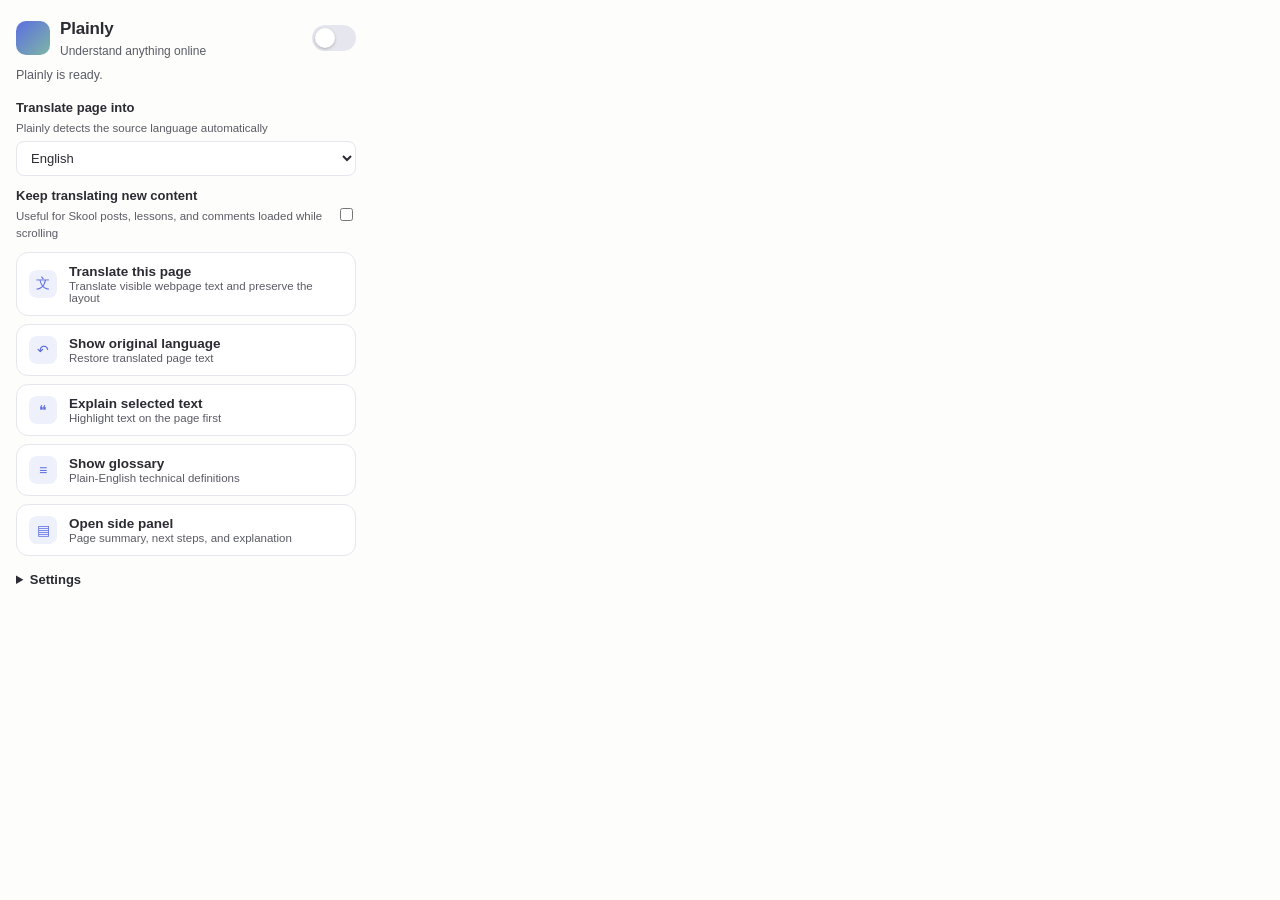
<file: popup.html>
<!DOCTYPE html>
<html lang="en">
<head>
  <meta charset="UTF-8" />
  <meta name="viewport" content="width=device-width, initial-scale=1.0" />
  <title>Plainly</title>
  <link rel="stylesheet" href="styles.css" />
</head>
<body class="plainly-popup">
  <header class="popup-header">
    <div class="popup-brand">
      <span class="popup-logo" aria-hidden="true"></span>
      <div>
        <h1 class="popup-title">Plainly</h1>
        <p class="popup-subtitle">Understand anything online</p>
      </div>
    </div>
    <label class="switch" for="toggle-enabled">
      <span class="visually-hidden">Plainly on or off</span>
      <input type="checkbox" id="toggle-enabled" role="switch" />
      <span class="switch-track" aria-hidden="true"></span>
    </label>
  </header>

  <p id="status-line" class="popup-status" role="status">Plainly is ready.</p>

  <section class="popup-section">
    <div class="setting-row">
      <label for="target-language" class="setting-label">
        Translate page into
        <span class="setting-hint">Plainly detects the source language automatically</span>
      </label>
      <select id="target-language" class="setting-select">
        <option value="English">English</option>
        <option value="Spanish">Spanish</option>
        <option value="French">French</option>
        <option value="German">German</option>
        <option value="Portuguese">Portuguese</option>
        <option value="Italian">Italian</option>
        <option value="Japanese">Japanese</option>
        <option value="Korean">Korean</option>
        <option value="Chinese (Simplified)">Chinese (Simplified)</option>
      </select>
    </div>

    <div class="setting-row setting-row-inline">
      <label for="toggle-always-translate" class="setting-label">
        Keep translating new content
        <span class="setting-hint">Useful for Skool posts, lessons, and comments loaded while scrolling</span>
      </label>
      <input type="checkbox" id="toggle-always-translate" />
    </div>
  </section>

  <nav class="popup-actions" aria-label="Plainly actions">
    <button id="btn-translate-page" class="action-btn">
      <span class="action-icon" aria-hidden="true">文</span>
      <span class="action-text">
        <span class="action-label">Translate this page</span>
        <span class="action-hint">Translate visible webpage text and preserve the layout</span>
      </span>
    </button>

    <button id="btn-restore-language" class="action-btn">
      <span class="action-icon" aria-hidden="true">↶</span>
      <span class="action-text">
        <span class="action-label">Show original language</span>
        <span class="action-hint">Restore translated page text</span>
      </span>
    </button>

    <button id="btn-explain-selection" class="action-btn">
      <span class="action-icon" aria-hidden="true">❝</span>
      <span class="action-text">
        <span class="action-label">Explain selected text</span>
        <span class="action-hint">Highlight text on the page first</span>
      </span>
    </button>

    <button id="btn-glossary" class="action-btn">
      <span class="action-icon" aria-hidden="true">≡</span>
      <span class="action-text">
        <span class="action-label">Show glossary</span>
        <span class="action-hint">Plain-English technical definitions</span>
      </span>
    </button>

    <button id="btn-side-panel" class="action-btn">
      <span class="action-icon" aria-hidden="true">▤</span>
      <span class="action-text">
        <span class="action-label">Open side panel</span>
        <span class="action-hint">Page summary, next steps, and explanation</span>
      </span>
    </button>
  </nav>

  <section id="glossary-section" class="popup-section" hidden>
    <h2 class="section-heading">Glossary</h2>
    <input type="search" id="glossary-search" class="glossary-search" placeholder="Search a term…" aria-label="Search glossary terms" />
    <ul id="glossary-list" class="glossary-list"></ul>
  </section>

  <details class="popup-settings">
    <summary class="section-heading">Settings</summary>

    <div class="setting-row">
      <label class="setting-label" for="toggle-auto-domain">
        Auto-match domain to the site
        <span class="setting-hint">Bank → Money, insurance → Health, etc.</span>
      </label>
      <input type="checkbox" id="toggle-auto-domain" />
    </div>

    <div class="setting-row">
      <label for="domain-select" class="setting-label">
        Knowledge domain
        <span class="setting-hint" id="domain-hint">Used when simplifying jargon</span>
      </label>
      <select id="domain-select" class="setting-select"></select>
    </div>

    <div class="setting-row">
      <label for="mode-select" class="setting-label">Explanation style</label>
      <select id="mode-select" class="setting-select">
        <option value="beginner">Beginner — plainest possible</option>
        <option value="business">Business owner — outcomes and impact</option>
        <option value="creator">Creator — publishing focus</option>
        <option value="adhd">ADHD — short, clear chunks</option>
        <option value="devlite">Developer lite — keep some terms</option>
      </select>
    </div>

    <div class="setting-row setting-row-inline">
      <label for="toggle-replace" class="setting-label">
        Replace jargon inline
        <span class="setting-hint">Rewrites technical terms in place</span>
      </label>
      <input type="checkbox" id="toggle-replace" />
    </div>

    <div class="setting-row">
      <label for="ai-provider" class="setting-label">
        Translation and AI provider
        <span class="setting-hint">Required for full-page language translation</span>
      </label>
      <select id="ai-provider" class="setting-select">
        <option value="none">Not connected</option>
        <option value="claude">Claude (Anthropic)</option>
        <option value="openai">OpenAI</option>
        <option value="gemini">Gemini (Google)</option>
        <option value="local">Local model (Ollama)</option>
      </select>
    </div>

    <div class="setting-row" id="ai-key-row" hidden>
      <label for="ai-key" class="setting-label">API key</label>
      <input type="password" id="ai-key" class="glossary-search" placeholder="Paste your API key" autocomplete="off" />
    </div>

    <div class="setting-row" id="ai-model-row" hidden>
      <label for="ai-model" class="setting-label">
        Model
        <span class="setting-hint" id="ai-model-hint"></span>
      </label>
      <input type="text" id="ai-model" class="glossary-search" autocomplete="off" />
    </div>

    <div class="setting-row" id="ai-save-row" hidden>
      <button id="btn-ai-save" class="copy-btn copy-btn-wide">Save and test connection</button>
      <p id="ai-status" class="popup-status" role="status"></p>
      <p class="setting-hint">The key is stored on this device. Webpage text is sent to the selected provider only when translation or AI assistance is used.</p>
    </div>

    <p class="privacy-note">
      <strong>Your privacy:</strong> Plainly skips forms, passwords, editable fields, and code blocks. Full-page language translation sends eligible visible text to the provider you connect.
    </p>
  </details>

  <script src="services/storageService.js"></script>
  <script src="services/glossaryService.js"></script>
  <script src="services/translator.js"></script>
  <script src="popup.js"></script>
</body>
</html>
</file>
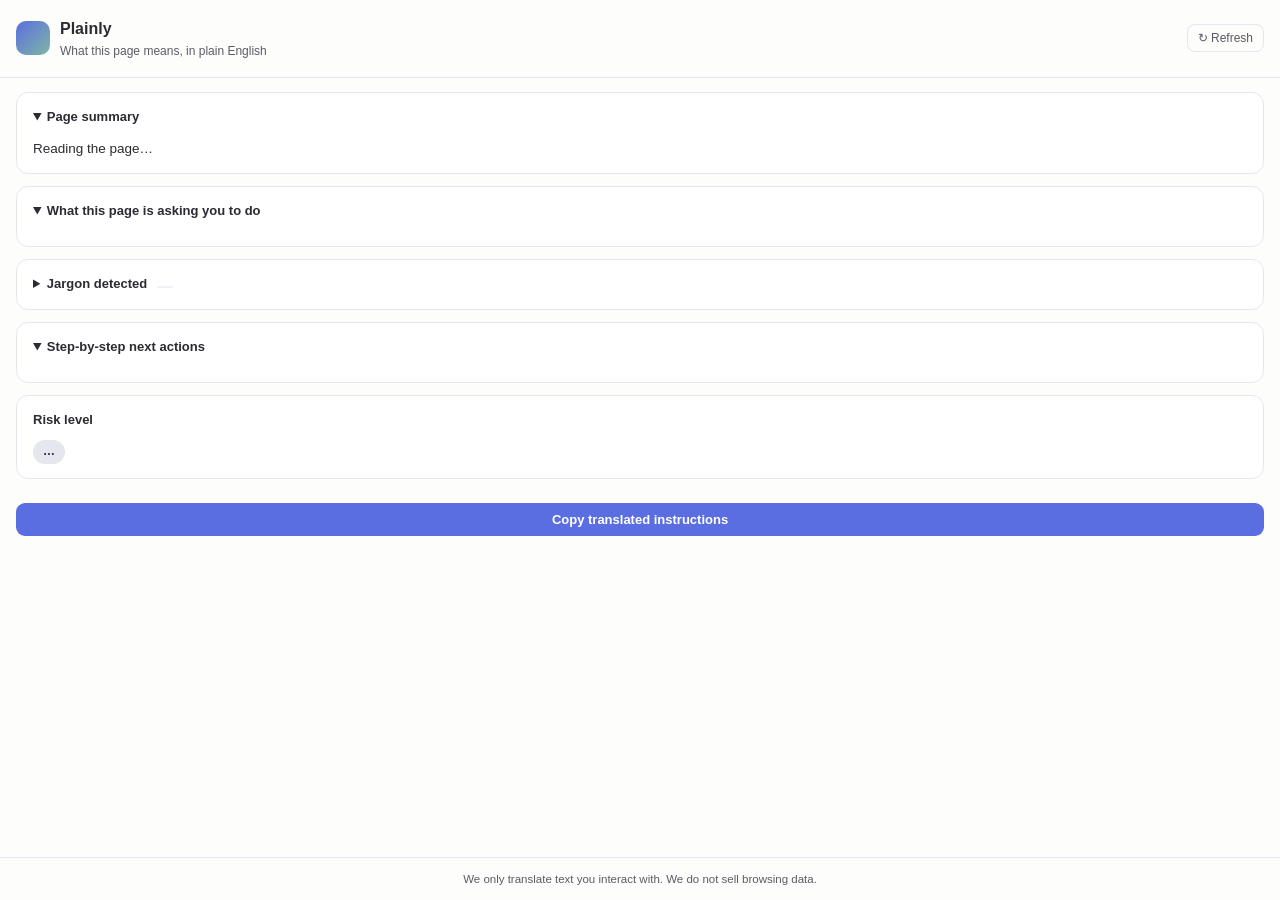
<file: sidepanel.html>
<!DOCTYPE html>
<html lang="en">
<head>
  <meta charset="UTF-8" />
  <meta name="viewport" content="width=device-width, initial-scale=1.0" />
  <title>Plainly — Page Explainer</title>
  <link rel="stylesheet" href="styles.css" />
</head>

<!-- The body class scopes side-panel styles inside the shared stylesheet -->
<body class="plainly-panel">

  <header class="panel-header">
    <span class="popup-logo" aria-hidden="true"></span>
    <div>
      <h1 class="panel-title">Plainly</h1>
      <p class="panel-subtitle">What this page means, in plain English</p>
    </div>
    <button id="btn-refresh" class="ghost-btn" title="Re-read the page">↻ Refresh</button>
  </header>

  <main class="panel-main">

    <!-- ====== SELECTION TRANSLATION (shown when text was right-clicked) -->
    <section id="selection-section" class="panel-card" hidden>
      <h2 class="card-heading">Your selected text</h2>
      <blockquote id="selection-original" class="selection-quote"></blockquote>

      <dl class="selection-result">
        <dt>Plain meaning</dt>
        <dd id="sel-plain"></dd>

        <dt>Why it matters</dt>
        <dd id="sel-why"></dd>

        <dt>Next step</dt>
        <dd id="sel-next"></dd>

        <dt id="sel-risks-label" hidden>Risks</dt>
        <dd id="sel-risks" hidden></dd>

        <dt>Terms translated</dt>
        <dd><ul id="sel-terms" class="term-list"></ul></dd>
      </dl>

      <p id="sel-source" class="panel-note" hidden></p>
      <p id="sel-note" class="panel-note" hidden></p>
      <button id="btn-copy-selection" class="copy-btn">Copy this explanation</button>
      <button id="btn-copy-json" class="copy-btn">Copy as JSON</button>
      <button id="btn-ai-deeper" class="copy-btn" hidden>Explain deeper with AI</button>
    </section>

    <!-- ====== PAGE SUMMARY ====== -->
    <details class="panel-card" open>
      <summary class="card-heading">Page summary</summary>
      <p id="page-summary" class="card-body">Reading the page…</p>
      <button id="btn-ai-page" class="copy-btn" hidden>Explain this page with AI</button>
    </details>

    <!-- ====== AI PAGE BRIEFING (filled on request) ====== -->
    <section class="panel-card" id="ai-page-card" hidden>
      <h2 class="card-heading">AI explanation <span id="ai-page-provider" class="count-badge"></span></h2>
      <p id="ai-page-body" class="card-body ai-briefing"></p>
    </section>

    <!-- ====== WHAT THIS PAGE IS ASKING ====== -->
    <details class="panel-card" open>
      <summary class="card-heading">What this page is asking you to do</summary>
      <p id="page-asking" class="card-body"></p>
    </details>

    <!-- ====== JARGON DETECTED ====== -->
    <details class="panel-card">
      <summary class="card-heading">Jargon detected <span id="jargon-count" class="count-badge"></span></summary>
      <ul id="jargon-list" class="term-list card-body"></ul>
    </details>

    <!-- ====== NEXT STEPS ====== -->
    <details class="panel-card" open>
      <summary class="card-heading">Step-by-step next actions</summary>
      <ol id="next-steps" class="steps-list card-body"></ol>
    </details>

    <!-- ====== RISK LEVEL ====== -->
    <section class="panel-card" id="risk-card">
      <h2 class="card-heading">Risk level</h2>
      <p class="card-body">
        <span id="risk-badge" class="risk-pill">…</span>
        <span id="risk-message"></span>
      </p>
    </section>

    <button id="btn-copy-all" class="copy-btn copy-btn-wide">
      Copy translated instructions
    </button>

    <p id="panel-status" class="panel-note" role="status"></p>
  </main>

  <footer class="panel-footer">
    We only translate text you interact with. We do not sell browsing data.
  </footer>

  <script src="services/storageService.js"></script>
  <script src="services/glossaryService.js"></script>
  <script src="services/translator.js"></script>
  <script src="sidepanel.js"></script>
</body>
</html>
</file>
<file: styles.css>
/* ======================================================================
   Plainly — styles.css
   ----------------------------------------------------------------------
   One stylesheet, three contexts:

     1. CONTENT STYLES  (.plainly-term, #plainly-tooltip)
        Injected into web pages. Every selector is prefixed with
        "plainly-" so we can never collide with host page styles.

     2. POPUP STYLES    (scoped under body.plainly-popup)

     3. SIDE PANEL      (scoped under body.plainly-panel)

   Design language: calm, minimal, soft contrast, generous spacing,
   readable for neurodivergent users. No neon, no hacker vibes.
   ====================================================================== */

/* ---------- shared design tokens ---------- */
:root {
  --plainly-ink: #2b2b33;          /* main text — soft near-black */
  --plainly-ink-soft: #5b5b66;     /* secondary text */
  --plainly-paper: #fdfdfb;        /* warm off-white background */
  --plainly-card: #ffffff;
  --plainly-accent: #5b6ee1;       /* calm periwinkle-indigo */
  --plainly-accent-soft: #eef0fc;
  --plainly-underline: #8a97e8;
  --plainly-border: #e6e6ee;
  --plainly-green: #3e8e6b;
  --plainly-green-soft: #e7f4ee;
  --plainly-amber: #a3702a;
  --plainly-amber-soft: #faf1e1;
  --plainly-red: #b3514f;
  --plainly-red-soft: #fbeceb;
  --plainly-radius: 12px;
  --plainly-shadow: 0 6px 24px rgba(43, 43, 51, 0.12);
  --plainly-font: -apple-system, BlinkMacSystemFont, "Segoe UI", Roboto,
    "Helvetica Neue", Arial, sans-serif;
}

@media (prefers-color-scheme: dark) {
  :root {
    --plainly-ink: #ececf1;
    --plainly-ink-soft: #a7a7b3;
    --plainly-paper: #1d1d24;
    --plainly-card: #26262f;
    --plainly-accent: #8a97e8;
    --plainly-accent-soft: #2c2f45;
    --plainly-underline: #6c7ade;
    --plainly-border: #3a3a46;
    --plainly-green-soft: #233830;
    --plainly-amber-soft: #3a3023;
    --plainly-red-soft: #3c2828;
    --plainly-green: #7cc4a4;
    --plainly-amber: #d9ab66;
    --plainly-red: #e09290;
    --plainly-shadow: 0 6px 24px rgba(0, 0, 0, 0.45);
  }
}

/* ======================================================================
   1. CONTENT STYLES — highlights & tooltip injected into web pages
   ====================================================================== */

/* A highlighted jargon term: gentle dotted underline, nothing flashy.
   Inherits the page's own font & size so layout never shifts. */
.plainly-term {
  cursor: help;
  text-decoration: underline dotted var(--plainly-underline) 1.5px;
  text-underline-offset: 3px;
  border-radius: 3px;
  transition: background-color 120ms ease;
}

.plainly-term:hover,
.plainly-term:focus-visible {
  background-color: var(--plainly-accent-soft);
  outline: none;
}

.plainly-term:focus-visible {
  box-shadow: 0 0 0 2px var(--plainly-accent);
}

/* Replace-mode terms read differently, so mark them subtly. */
.plainly-term-replaced {
  font-style: italic;
  text-decoration-style: dashed;
}

/* The floating tooltip — one element, repositioned per term. */
#plainly-tooltip {
  position: fixed;
  z-index: 2147483647;            /* above everything on the host page */
  max-width: 320px;
  padding: 14px 16px;
  background: var(--plainly-card);
  color: var(--plainly-ink);
  border: 1px solid var(--plainly-border);
  border-radius: var(--plainly-radius);
  box-shadow: var(--plainly-shadow);
  font-family: var(--plainly-font);
  font-size: 13.5px;
  line-height: 1.55;
  opacity: 0;
  transform: translateY(4px);
  pointer-events: none;
  transition: opacity 140ms ease, transform 140ms ease;
}

#plainly-tooltip.plainly-tooltip-visible {
  opacity: 1;
  transform: translateY(0);
  pointer-events: auto;            /* allow selecting/copying the text */
}

.plainly-tooltip-header {
  display: flex;
  align-items: center;
  gap: 8px;
  margin-bottom: 6px;
}

.plainly-tooltip-term {
  font-weight: 650;
  font-size: 14px;
  color: var(--plainly-accent);
}

.plainly-risk {
  font-size: 11px;
  padding: 2px 8px;
  border-radius: 99px;
  white-space: nowrap;
}
.plainly-risk-high   { background: var(--plainly-red-soft);   color: var(--plainly-red); }
.plainly-risk-medium { background: var(--plainly-amber-soft); color: var(--plainly-amber); }

#plainly-tooltip p { margin: 0 0 8px; }
#plainly-tooltip p:last-of-type { margin-bottom: 0; }

.plainly-tooltip-why,
.plainly-tooltip-next {
  color: var(--plainly-ink-soft);
  font-size: 12.5px;
}

.plainly-tooltip-footer {
  margin-top: 10px;
  padding-top: 8px;
  border-top: 1px solid var(--plainly-border);
  font-size: 11px;
  color: var(--plainly-ink-soft);
}

/* ======================================================================
   2. POPUP STYLES — scoped under body.plainly-popup
   ====================================================================== */

body.plainly-popup {
  width: 340px;
  margin: 0;
  padding: 16px;
  background: var(--plainly-paper);
  color: var(--plainly-ink);
  font-family: var(--plainly-font);
  font-size: 14px;
  line-height: 1.5;
}

/* Shared logo dot — a calm gradient circle. */
.popup-logo {
  display: inline-block;
  width: 34px;
  height: 34px;
  border-radius: 10px;
  background: linear-gradient(135deg, var(--plainly-accent), #7fb6a4);
  flex: none;
}

.popup-header {
  display: flex;
  align-items: center;
  justify-content: space-between;
  gap: 12px;
  margin-bottom: 4px;
}

.popup-brand { display: flex; align-items: center; gap: 10px; }

.popup-title {
  margin: 0;
  font-size: 17px;
  font-weight: 700;
  letter-spacing: -0.01em;
}

.popup-subtitle,
.panel-subtitle {
  margin: 0;
  font-size: 12px;
  color: var(--plainly-ink-soft);
}

.popup-status {
  margin: 6px 0 14px;
  font-size: 12.5px;
  color: var(--plainly-ink-soft);
  min-height: 1.4em;
}

/* ---------- the ON/OFF switch ---------- */
.switch { position: relative; display: inline-block; cursor: pointer; }
.switch input {
  position: absolute;
  opacity: 0;
  width: 100%;
  height: 100%;
  margin: 0;
  cursor: pointer;
}
.switch-track {
  display: block;
  width: 44px;
  height: 26px;
  border-radius: 99px;
  background: var(--plainly-border);
  transition: background 160ms ease;
}
.switch-track::after {
  content: "";
  position: absolute;
  top: 3px;
  left: 3px;
  width: 20px;
  height: 20px;
  border-radius: 50%;
  background: var(--plainly-card);
  box-shadow: 0 1px 3px rgba(0, 0, 0, 0.25);
  transition: transform 160ms ease;
}
.switch input:checked + .switch-track { background: var(--plainly-accent); }
.switch input:checked + .switch-track::after { transform: translateX(18px); }
.switch input:focus-visible + .switch-track {
  box-shadow: 0 0 0 2px var(--plainly-paper), 0 0 0 4px var(--plainly-accent);
}

/* ---------- primary action buttons ---------- */
.popup-actions { display: grid; gap: 8px; }

.action-btn {
  display: flex;
  align-items: center;
  gap: 12px;
  width: 100%;
  padding: 11px 12px;
  background: var(--plainly-card);
  border: 1px solid var(--plainly-border);
  border-radius: var(--plainly-radius);
  color: var(--plainly-ink);
  font-family: inherit;
  font-size: 13.5px;
  text-align: left;
  cursor: pointer;
  transition: border-color 120ms ease, background 120ms ease;
}
.action-btn:hover { border-color: var(--plainly-accent); background: var(--plainly-accent-soft); }
.action-btn:focus-visible { outline: 2px solid var(--plainly-accent); outline-offset: 2px; }

.action-icon {
  flex: none;
  width: 28px;
  height: 28px;
  display: grid;
  place-items: center;
  border-radius: 8px;
  background: var(--plainly-accent-soft);
  color: var(--plainly-accent);
  font-size: 14px;
}

.action-text { display: flex; flex-direction: column; gap: 1px; }
.action-label { font-weight: 600; }
.action-hint { font-size: 11.5px; color: var(--plainly-ink-soft); }

/* ---------- glossary browser ---------- */
.popup-section { margin-top: 14px; }

.section-heading {
  font-size: 13px;
  font-weight: 700;
  margin: 0 0 8px;
  cursor: pointer;
}

.glossary-search {
  width: 100%;
  box-sizing: border-box;
  padding: 8px 10px;
  margin-bottom: 8px;
  border: 1px solid var(--plainly-border);
  border-radius: 8px;
  background: var(--plainly-card);
  color: var(--plainly-ink);
  font-family: inherit;
  font-size: 13px;
}
.glossary-search:focus-visible { outline: 2px solid var(--plainly-accent); }

.glossary-list {
  list-style: none;
  margin: 0;
  padding: 0;
  max-height: 220px;
  overflow-y: auto;
  display: grid;
  gap: 6px;
}

.glossary-item {
  display: flex;
  flex-direction: column;
  padding: 8px 10px;
  background: var(--plainly-card);
  border: 1px solid var(--plainly-border);
  border-radius: 8px;
}
.glossary-term { font-weight: 600; font-size: 13px; text-transform: capitalize; }
.glossary-meaning { font-size: 12px; color: var(--plainly-ink-soft); }
.glossary-empty { color: var(--plainly-ink-soft); font-size: 12.5px; }

/* ---------- settings ---------- */
.popup-settings { margin-top: 14px; }
.popup-settings summary { list-style-position: inside; }

.setting-row { margin: 10px 0; display: grid; gap: 4px; }
.setting-row-inline {
  grid-template-columns: 1fr auto;
  align-items: center;
}
.setting-label { font-size: 13px; font-weight: 600; display: grid; gap: 2px; }
.setting-hint { font-size: 11.5px; font-weight: 400; color: var(--plainly-ink-soft); }

.setting-select {
  width: 100%;
  padding: 8px 10px;
  border: 1px solid var(--plainly-border);
  border-radius: 8px;
  background: var(--plainly-card);
  color: var(--plainly-ink);
  font-family: inherit;
  font-size: 13px;
}

.privacy-note {
  margin: 12px 0 0;
  padding: 10px 12px;
  background: var(--plainly-green-soft);
  color: var(--plainly-ink);
  border-radius: 8px;
  font-size: 12px;
  line-height: 1.55;
}

/* screen-reader-only helper */
.visually-hidden {
  position: absolute;
  width: 1px;
  height: 1px;
  overflow: hidden;
  clip: rect(0 0 0 0);
  white-space: nowrap;
}

/* ======================================================================
   3. SIDE PANEL STYLES — scoped under body.plainly-panel
   ====================================================================== */

body.plainly-panel {
  margin: 0;
  display: flex;
  flex-direction: column;
  min-height: 100vh;
  background: var(--plainly-paper);
  color: var(--plainly-ink);
  font-family: var(--plainly-font);
  font-size: 14px;
  line-height: 1.6;
}

.panel-header {
  display: flex;
  align-items: center;
  gap: 10px;
  padding: 16px;
  border-bottom: 1px solid var(--plainly-border);
  position: sticky;
  top: 0;
  background: var(--plainly-paper);
  z-index: 1;
}

.panel-title { margin: 0; font-size: 16px; font-weight: 700; }

.ghost-btn {
  margin-left: auto;
  padding: 6px 10px;
  background: transparent;
  border: 1px solid var(--plainly-border);
  border-radius: 8px;
  color: var(--plainly-ink-soft);
  font-family: inherit;
  font-size: 12px;
  cursor: pointer;
}
.ghost-btn:hover { border-color: var(--plainly-accent); color: var(--plainly-accent); }

.panel-main {
  flex: 1;
  overflow-y: auto;
  padding: 14px 16px 20px;
  display: grid;
  gap: 12px;
  align-content: start;
}

.panel-card {
  background: var(--plainly-card);
  border: 1px solid var(--plainly-border);
  border-radius: var(--plainly-radius);
  padding: 14px 16px;
}

.card-heading {
  font-size: 13px;
  font-weight: 700;
  margin: 0;
  cursor: pointer;
}
section.panel-card .card-heading { cursor: default; }

.card-body { margin: 10px 0 0; font-size: 13.5px; }

.count-badge {
  display: inline-block;
  margin-left: 6px;
  padding: 1px 8px;
  border-radius: 99px;
  background: var(--plainly-accent-soft);
  color: var(--plainly-accent);
  font-size: 11px;
}

.term-list { list-style: none; padding: 0; display: grid; gap: 6px; }
.term-list li { font-size: 13px; }
.term-list strong { text-transform: capitalize; }

/* fuller definition under each detected term in the side panel */
.jargon-entry { padding-bottom: 2px; }
.jargon-detail {
  margin: 3px 0 0;
  font-size: 12px;
  color: var(--plainly-ink-soft);
  line-height: 1.5;
}

.steps-list { padding-left: 20px; display: grid; gap: 6px; }
.steps-list li { font-size: 13.5px; }

/* risk pill colors */
.risk-pill {
  display: inline-block;
  padding: 2px 10px;
  margin-right: 8px;
  border-radius: 99px;
  font-size: 12px;
  font-weight: 600;
  text-transform: capitalize;
  background: var(--plainly-border);
}
.risk-low    { background: var(--plainly-green-soft); color: var(--plainly-green); }
.risk-medium { background: var(--plainly-amber-soft); color: var(--plainly-amber); }
.risk-high   { background: var(--plainly-red-soft);   color: var(--plainly-red); }

/* selection translation block */
.selection-quote {
  margin: 10px 0;
  padding: 8px 12px;
  border-left: 3px solid var(--plainly-accent);
  background: var(--plainly-accent-soft);
  border-radius: 0 8px 8px 0;
  font-size: 13px;
  color: var(--plainly-ink-soft);
}

.selection-result { margin: 0; }
.selection-result dt {
  font-size: 12px;
  font-weight: 700;
  text-transform: uppercase;
  letter-spacing: 0.04em;
  color: var(--plainly-accent);
  margin-top: 10px;
}
.selection-result dd { margin: 4px 0 0; font-size: 13.5px; }

.copy-btn {
  margin-top: 12px;
  padding: 9px 14px;
  background: var(--plainly-accent);
  color: #fff;
  border: none;
  border-radius: 9px;
  font-family: inherit;
  font-size: 13px;
  font-weight: 600;
  cursor: pointer;
  transition: filter 120ms ease;
}
.copy-btn:hover { filter: brightness(1.08); }
.copy-btn:focus-visible { outline: 2px solid var(--plainly-ink); outline-offset: 2px; }
.copy-btn-wide { width: 100%; }

/* AI briefing text keeps the model's paragraph breaks */
.ai-briefing { white-space: pre-wrap; }

.panel-note {
  margin: 4px 0 0;
  font-size: 12px;
  color: var(--plainly-ink-soft);
  min-height: 1.2em;
}

.panel-footer {
  padding: 12px 16px;
  border-top: 1px solid var(--plainly-border);
  font-size: 11.5px;
  color: var(--plainly-ink-soft);
  text-align: center;
}

/* gentle motion everywhere; none at all if the user prefers reduced motion */
@media (prefers-reduced-motion: reduce) {
  * { transition: none !important; animation: none !important; }
}
</file>
